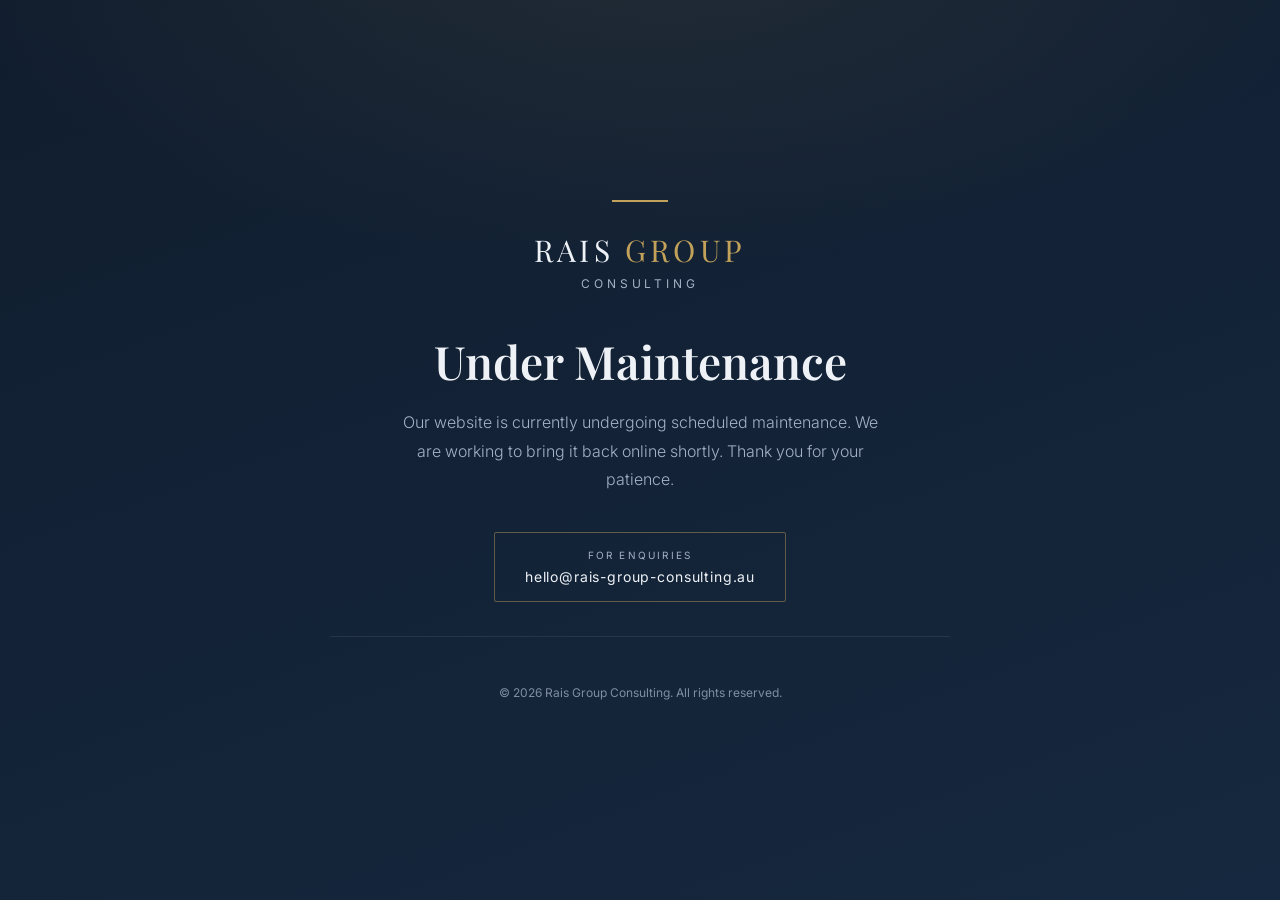
<file: index.html>
<!DOCTYPE html>
<html lang="en">
<head>
<meta charset="utf-8">
<meta name="viewport" content="width=device-width, initial-scale=1">
<title>Under Maintenance | Rais Group Consulting</title>
<meta name="robots" content="noindex, nofollow">
<link rel="preconnect" href="https://fonts.googleapis.com">
<link rel="preconnect" href="https://fonts.gstatic.com" crossorigin>
<link href="https://fonts.googleapis.com/css2?family=Playfair+Display:wght@600;700&family=Inter:wght@300;400;500&display=swap" rel="stylesheet">
<style>
  :root{
    --navy:#101d2e;
    --navy-2:#16283f;
    --gold:#c2a25a;
    --text:#eef2f7;
    --muted:#a3b1c4;
  }
  *{box-sizing:border-box;margin:0;padding:0}
  html,body{height:100%}
  body{
    background:
      radial-gradient(1200px 600px at 50% -10%, rgba(194,162,90,.10), transparent 60%),
      linear-gradient(160deg, var(--navy) 0%, var(--navy-2) 100%);
    color:var(--text);
    font-family:'Inter',-apple-system,BlinkMacSystemFont,'Segoe UI',sans-serif;
    display:flex;align-items:center;justify-content:center;
    min-height:100vh;padding:32px 20px;text-align:center;
    -webkit-font-smoothing:antialiased;
  }
  .card{max-width:620px;width:100%}
  .rule{width:56px;height:2px;background:var(--gold);margin:0 auto 28px}
  .brand{
    font-family:'Playfair Display',Georgia,serif;
    font-size:clamp(22px,4vw,30px);
    letter-spacing:.14em;text-transform:uppercase;
    color:var(--text);margin-bottom:6px;
  }
  .brand span{color:var(--gold)}
  .sub{
    font-size:12px;letter-spacing:.32em;text-transform:uppercase;
    color:var(--muted);margin-bottom:44px;
  }
  h1{
    font-family:'Playfair Display',Georgia,serif;
    font-size:clamp(30px,6vw,46px);
    font-weight:600;line-height:1.15;margin-bottom:20px;
  }
  p.lead{
    color:var(--muted);font-size:16px;line-height:1.8;font-weight:300;
    max-width:480px;margin:0 auto 38px;
  }
  .contact{
    display:inline-block;border:1px solid rgba(194,162,90,.45);
    border-radius:2px;padding:16px 30px;font-size:14px;letter-spacing:.06em;
    color:var(--text);text-decoration:none;transition:.25s ease;
  }
  .contact:hover{background:rgba(194,162,90,.10);border-color:var(--gold)}
  .contact small{display:block;color:var(--muted);letter-spacing:.22em;text-transform:uppercase;font-size:10px;margin-bottom:7px}
  .foot{margin-top:48px;font-size:12px;color:var(--muted);opacity:.75}
  .footer-rule{width:100%;height:1px;background:rgba(255,255,255,.08);margin:34px 0 18px}
</style>
</head>
<body>
  <main class="card">
    <div class="rule"></div>
    <div class="brand">Rais <span>Group</span></div>
    <div class="sub">Consulting</div>

    <h1>Under Maintenance</h1>
    <p class="lead">
      Our website is currently undergoing scheduled maintenance.
      We are working to bring it back online shortly.
      Thank you for your patience.
    </p>

    <a class="contact" href="mailto:hello@rais-group-consulting.au">
      <small>For enquiries</small>
      hello@rais-group-consulting.au
    </a>

    <div class="footer-rule"></div>
    <div class="foot">&copy; <span id="yr"></span> Rais Group Consulting. All rights reserved.</div>
  </main>
  <script>document.getElementById('yr').textContent=new Date().getFullYear();</script>
</body>
</html>
</file>
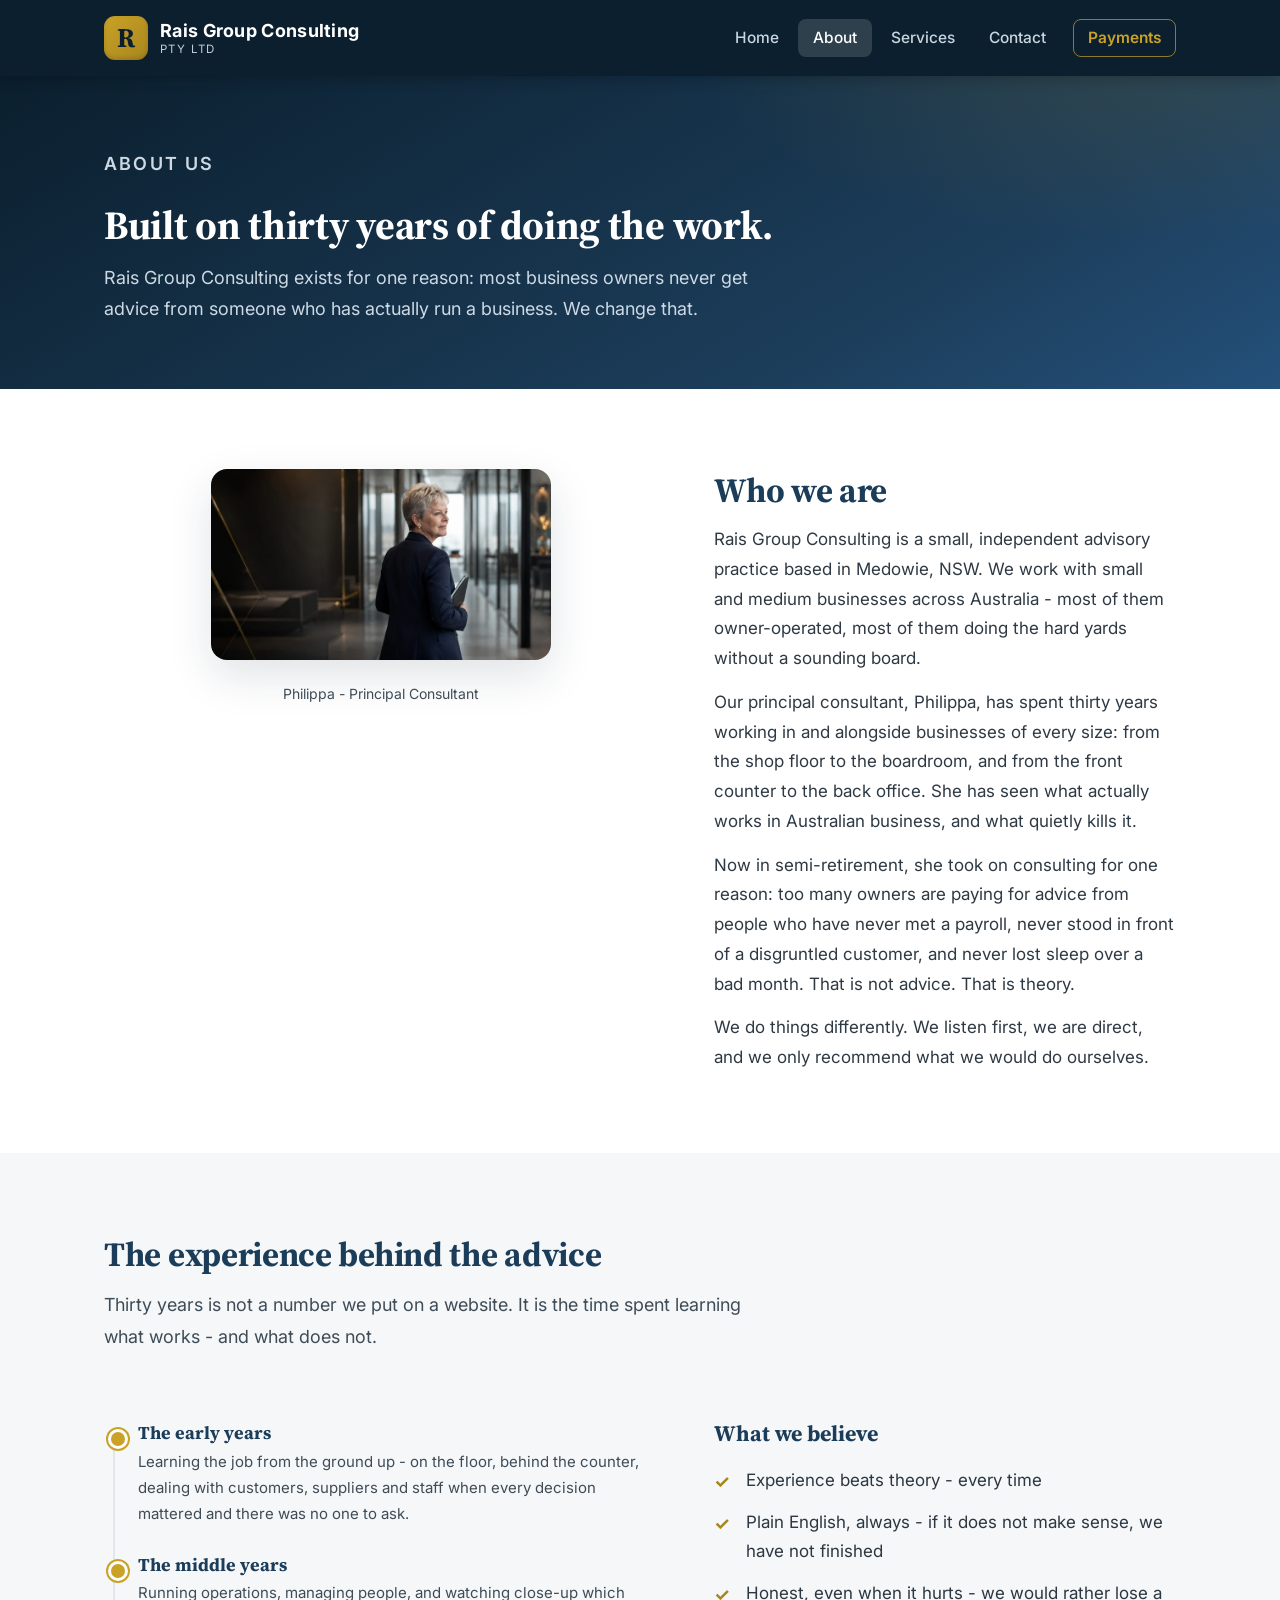
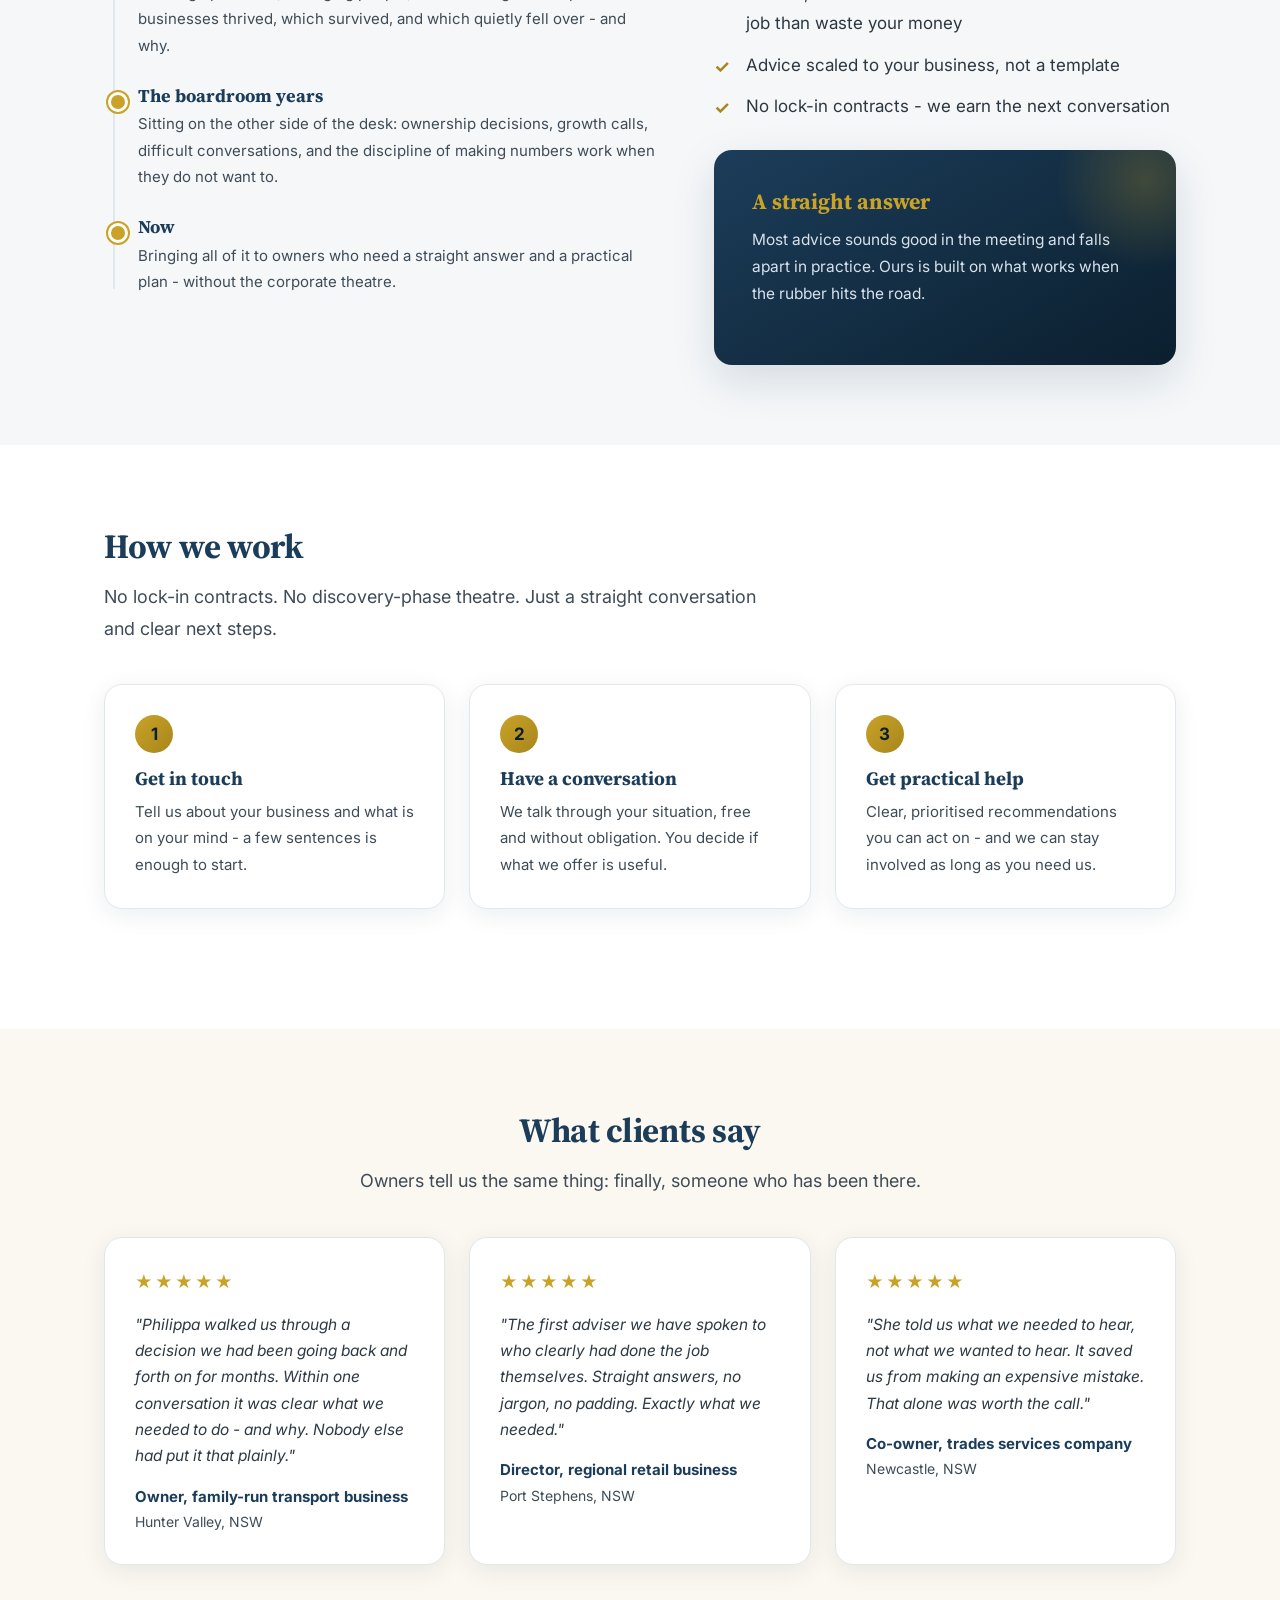
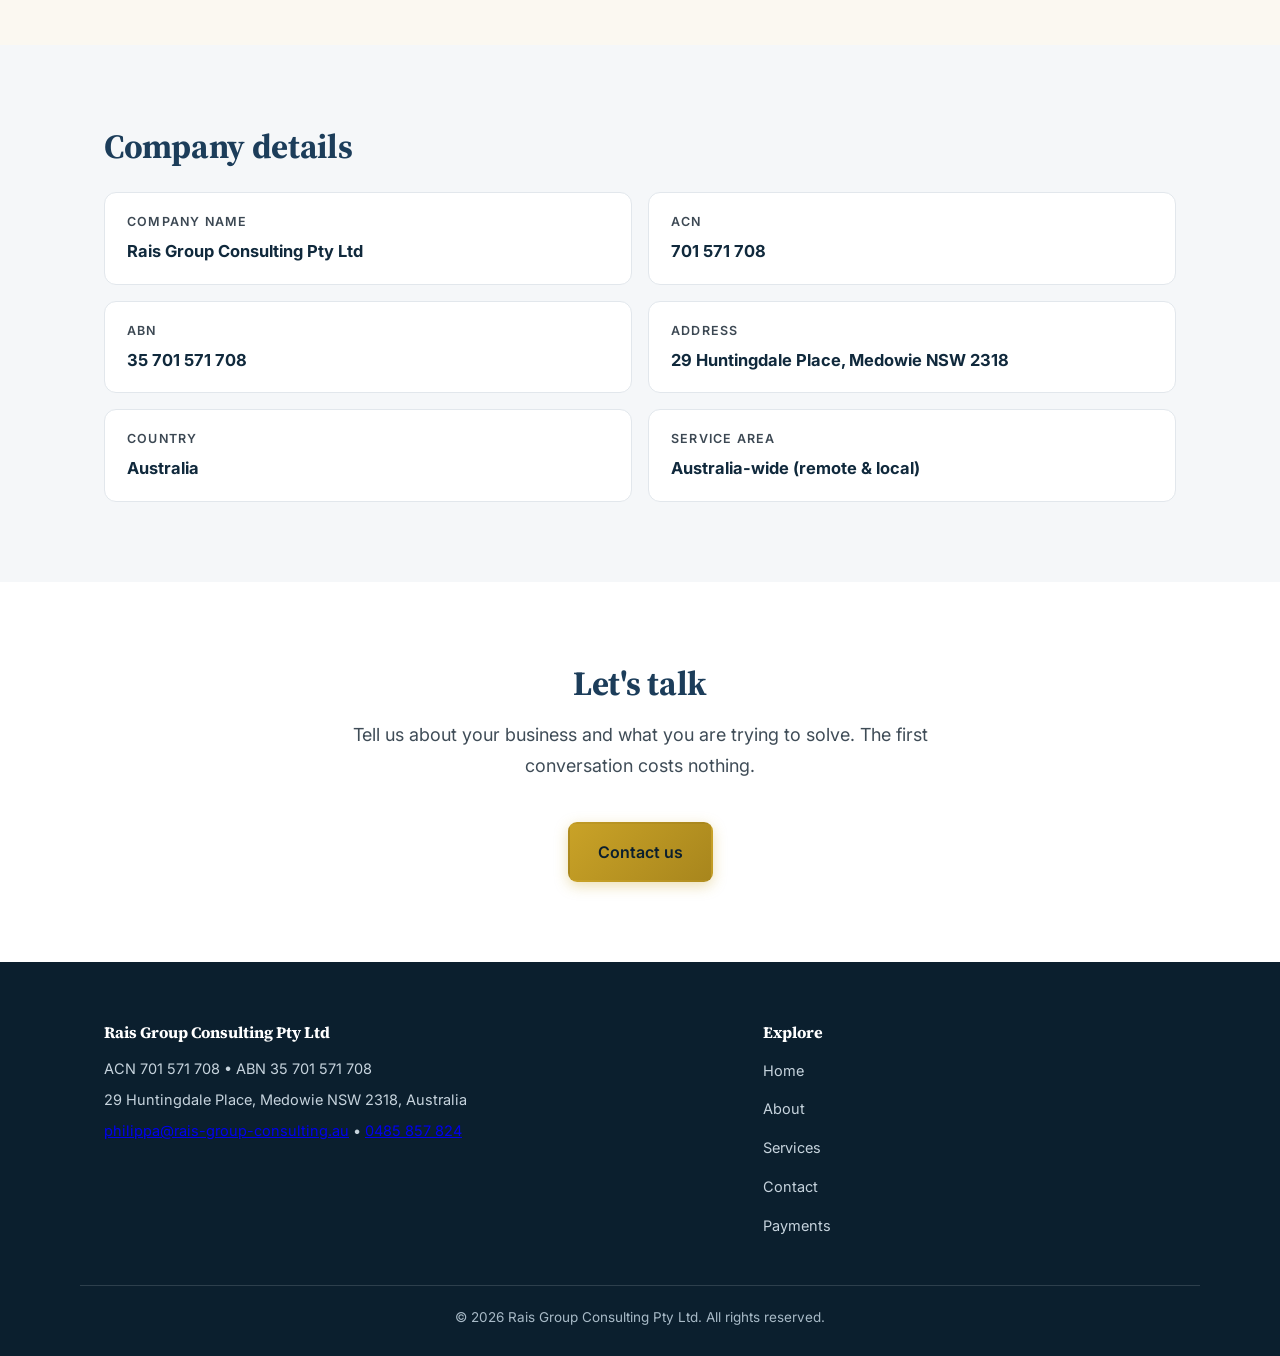
<file: about.html>
<!DOCTYPE html>
<html lang="en-AU">
<head>
<meta charset="UTF-8">
<meta name="viewport" content="width=device-width, initial-scale=1.0">
<title>About - Rais Group Consulting</title>
<meta name="description" content="Rais Group Consulting Pty Ltd - practical business advisory from someone who has run real businesses. Based in Medowie, NSW. ABN 35 701 571 708.">
<link rel="preconnect" href="https://fonts.googleapis.com">
<link rel="preconnect" href="https://fonts.gstatic.com" crossorigin>
<link href="https://fonts.googleapis.com/css2?family=Inter:wght@400;500;600;700&family=Source+Serif+4:opsz,wght@8..60,600;8..60,700&display=swap" rel="stylesheet">
<link rel="stylesheet" href="css/styles.css">
<link rel="icon" href="data:image/svg+xml,<svg xmlns='http://www.w3.org/2000/svg' viewBox='0 0 100 100'><rect width='100' height='100' rx='16' fill='%23102c3e'/><text x='50' y='68' font-size='52' text-anchor='middle' fill='%23c9a227' font-family='Georgia,serif' font-weight='bold'>R</text></svg>">
</head>
<body>
<header class="site-header">
  <div class="container header-inner">
    <a href="index.html" class="brand">
      <span class="brand-mark">R</span>
      <span class="brand-text">
        <strong>Rais Group Consulting</strong>
        <small>Pty Ltd</small>
      </span>
    </a>
    <nav class="main-nav" aria-label="Main navigation">
      <a href="index.html">Home</a>
      <a href="about.html" class="active">About</a>
      <a href="services.html">Services</a>
      <a href="contact.html">Contact</a>
      <a href="payments.html" class="nav-cta">Payments</a>
    </nav>
  </div>
</header>

<main>
  <section class="page-hero">
    <div class="container">
      <p class="eyebrow">About us</p>
      <h1>Built on thirty years of doing the work.</h1>
      <p>Rais Group Consulting exists for one reason: most business owners never get advice from someone who has actually run a business. We change that.</p>
    </div>
  </section>

  <section class="section">
    <div class="container split">
      <div class="about-image">
        <img src="assets/philippa-hallway.jpg" alt="Philippa, Principal Consultant at Rais Group Consulting">
        <p class="hero-caption">Philippa - Principal Consultant</p>
      </div>
      <div>
        <h2 class="section-title">Who we are</h2>
        <p>Rais Group Consulting is a small, independent advisory practice based in Medowie, NSW. We work with small and medium businesses across Australia - most of them owner-operated, most of them doing the hard yards without a sounding board.</p>
        <p>Our principal consultant, Philippa, has spent thirty years working in and alongside businesses of every size: from the shop floor to the boardroom, and from the front counter to the back office. She has seen what actually works in Australian business, and what quietly kills it.</p>
        <p>Now in semi-retirement, she took on consulting for one reason: too many owners are paying for advice from people who have never met a payroll, never stood in front of a disgruntled customer, and never lost sleep over a bad month. That is not advice. That is theory.</p>
        <p>We do things differently. We listen first, we are direct, and we only recommend what we would do ourselves.</p>
      </div>
    </div>
  </section>

  <section class="section section-alt">
    <div class="container">
      <h2 class="section-title">The experience behind the advice</h2>
      <p class="section-lead">Thirty years is not a number we put on a website. It is the time spent learning what works - and what does not.</p>
      <div class="split">
        <div>
          <div class="timeline">
            <div class="timeline-item">
              <h4>The early years</h4>
              <p>Learning the job from the ground up - on the floor, behind the counter, dealing with customers, suppliers and staff when every decision mattered and there was no one to ask.</p>
            </div>
            <div class="timeline-item">
              <h4>The middle years</h4>
              <p>Running operations, managing people, and watching close-up which businesses thrived, which survived, and which quietly fell over - and why.</p>
            </div>
            <div class="timeline-item">
              <h4>The boardroom years</h4>
              <p>Sitting on the other side of the desk: ownership decisions, growth calls, difficult conversations, and the discipline of making numbers work when they do not want to.</p>
            </div>
            <div class="timeline-item">
              <h4>Now</h4>
              <p>Bringing all of it to owners who need a straight answer and a practical plan - without the corporate theatre.</p>
            </div>
          </div>
        </div>
        <div>
          <h3 class="sub-heading">What we believe</h3>
          <ul class="tick-list">
            <li>Experience beats theory - every time</li>
            <li>Plain English, always - if it does not make sense, we have not finished</li>
            <li>Honest, even when it hurts - we would rather lose a job than waste your money</li>
            <li>Advice scaled to your business, not a template</li>
            <li>No lock-in contracts - we earn the next conversation</li>
          </ul>
          <div class="highlight-box">
            <h3>A straight answer</h3>
            <p>Most advice sounds good in the meeting and falls apart in practice. Ours is built on what works when the rubber hits the road.</p>
          </div>
        </div>
      </div>
    </div>
  </section>

  <section class="section">
    <div class="container">
      <h2 class="section-title">How we work</h2>
      <p class="section-lead">No lock-in contracts. No discovery-phase theatre. Just a straight conversation and clear next steps.</p>
      <div class="steps">
        <div class="step">
          <span class="step-num">1</span>
          <h3>Get in touch</h3>
          <p>Tell us about your business and what is on your mind - a few sentences is enough to start.</p>
        </div>
        <div class="step">
          <span class="step-num">2</span>
          <h3>Have a conversation</h3>
          <p>We talk through your situation, free and without obligation. You decide if what we offer is useful.</p>
        </div>
        <div class="step">
          <span class="step-num">3</span>
          <h3>Get practical help</h3>
          <p>Clear, prioritised recommendations you can act on - and we can stay involved as long as you need us.</p>
        </div>
      </div>
    </div>
  </section>

  <section class="section section-warm">
    <div class="container">
      <h2 class="section-title center">What clients say</h2>
      <p class="section-lead center" style="margin-left:auto;margin-right:auto;">Owners tell us the same thing: finally, someone who has been there.</p>
      <div class="testimonials">
        <div class="testimonial">
          <div class="stars">&#9733;&#9733;&#9733;&#9733;&#9733;</div>
          <blockquote>"Philippa walked us through a decision we had been going back and forth on for months. Within one conversation it was clear what we needed to do - and why. Nobody else had put it that plainly."</blockquote>
          <div class="who"><strong>Owner, family-run transport business</strong>Hunter Valley, NSW</div>
        </div>
        <div class="testimonial">
          <div class="stars">&#9733;&#9733;&#9733;&#9733;&#9733;</div>
          <blockquote>"The first adviser we have spoken to who clearly had done the job themselves. Straight answers, no jargon, no padding. Exactly what we needed."</blockquote>
          <div class="who"><strong>Director, regional retail business</strong>Port Stephens, NSW</div>
        </div>
        <div class="testimonial">
          <div class="stars">&#9733;&#9733;&#9733;&#9733;&#9733;</div>
          <blockquote>"She told us what we needed to hear, not what we wanted to hear. It saved us from making an expensive mistake. That alone was worth the call."</blockquote>
          <div class="who"><strong>Co-owner, trades services company</strong>Newcastle, NSW</div>
        </div>
      </div>
    </div>
  </section>

  <section class="section section-alt">
    <div class="container">
      <h2 class="section-title">Company details</h2>
      <div class="details-grid">
        <div class="detail-item"><span>Company name</span><strong>Rais Group Consulting Pty Ltd</strong></div>
        <div class="detail-item"><span>ACN</span><strong>701 571 708</strong></div>
        <div class="detail-item"><span>ABN</span><strong>35 701 571 708</strong></div>
        <div class="detail-item"><span>Address</span><strong>29 Huntingdale Place, Medowie NSW 2318</strong></div>
        <div class="detail-item"><span>Country</span><strong>Australia</strong></div>
        <div class="detail-item"><span>Service area</span><strong>Australia-wide (remote &amp; local)</strong></div>
      </div>
    </div>
  </section>

  <section class="section">
    <div class="container center">
      <h2 class="section-title">Let's talk</h2>
      <p class="section-lead" style="margin-left:auto;margin-right:auto;">Tell us about your business and what you are trying to solve. The first conversation costs nothing.</p>
      <a href="contact.html" class="btn btn-primary">Contact us</a>
    </div>
  </section>
</main>

<footer class="site-footer">
  <div class="container footer-grid">
    <div>
      <h4>Rais Group Consulting Pty Ltd</h4>
      <p>ACN 701 571 708 &bull; ABN 35 701 571 708</p>
      <p>29 Huntingdale Place, Medowie NSW 2318, Australia</p>
      <p><a href="mailto:philippa@rais-group-consulting.au">philippa@rais-group-consulting.au</a> &bull; <a href="tel:+61485857824">0485 857 824</a></p>
    </div>
    <div>
      <h4>Explore</h4>
      <ul class="footer-links">
        <li><a href="index.html">Home</a></li>
        <li><a href="about.html">About</a></li>
        <li><a href="services.html">Services</a></li>
        <li><a href="contact.html">Contact</a></li>
        <li><a href="payments.html">Payments</a></li>
      </ul>
    </div>
  </div>
  <div class="container footer-bottom">
    <p>&copy; <span id="year"></span> Rais Group Consulting Pty Ltd. All rights reserved.</p>
  </div>
</footer>
<script>document.getElementById('year').textContent = new Date().getFullYear();</script>
</body>
</html>
</file>
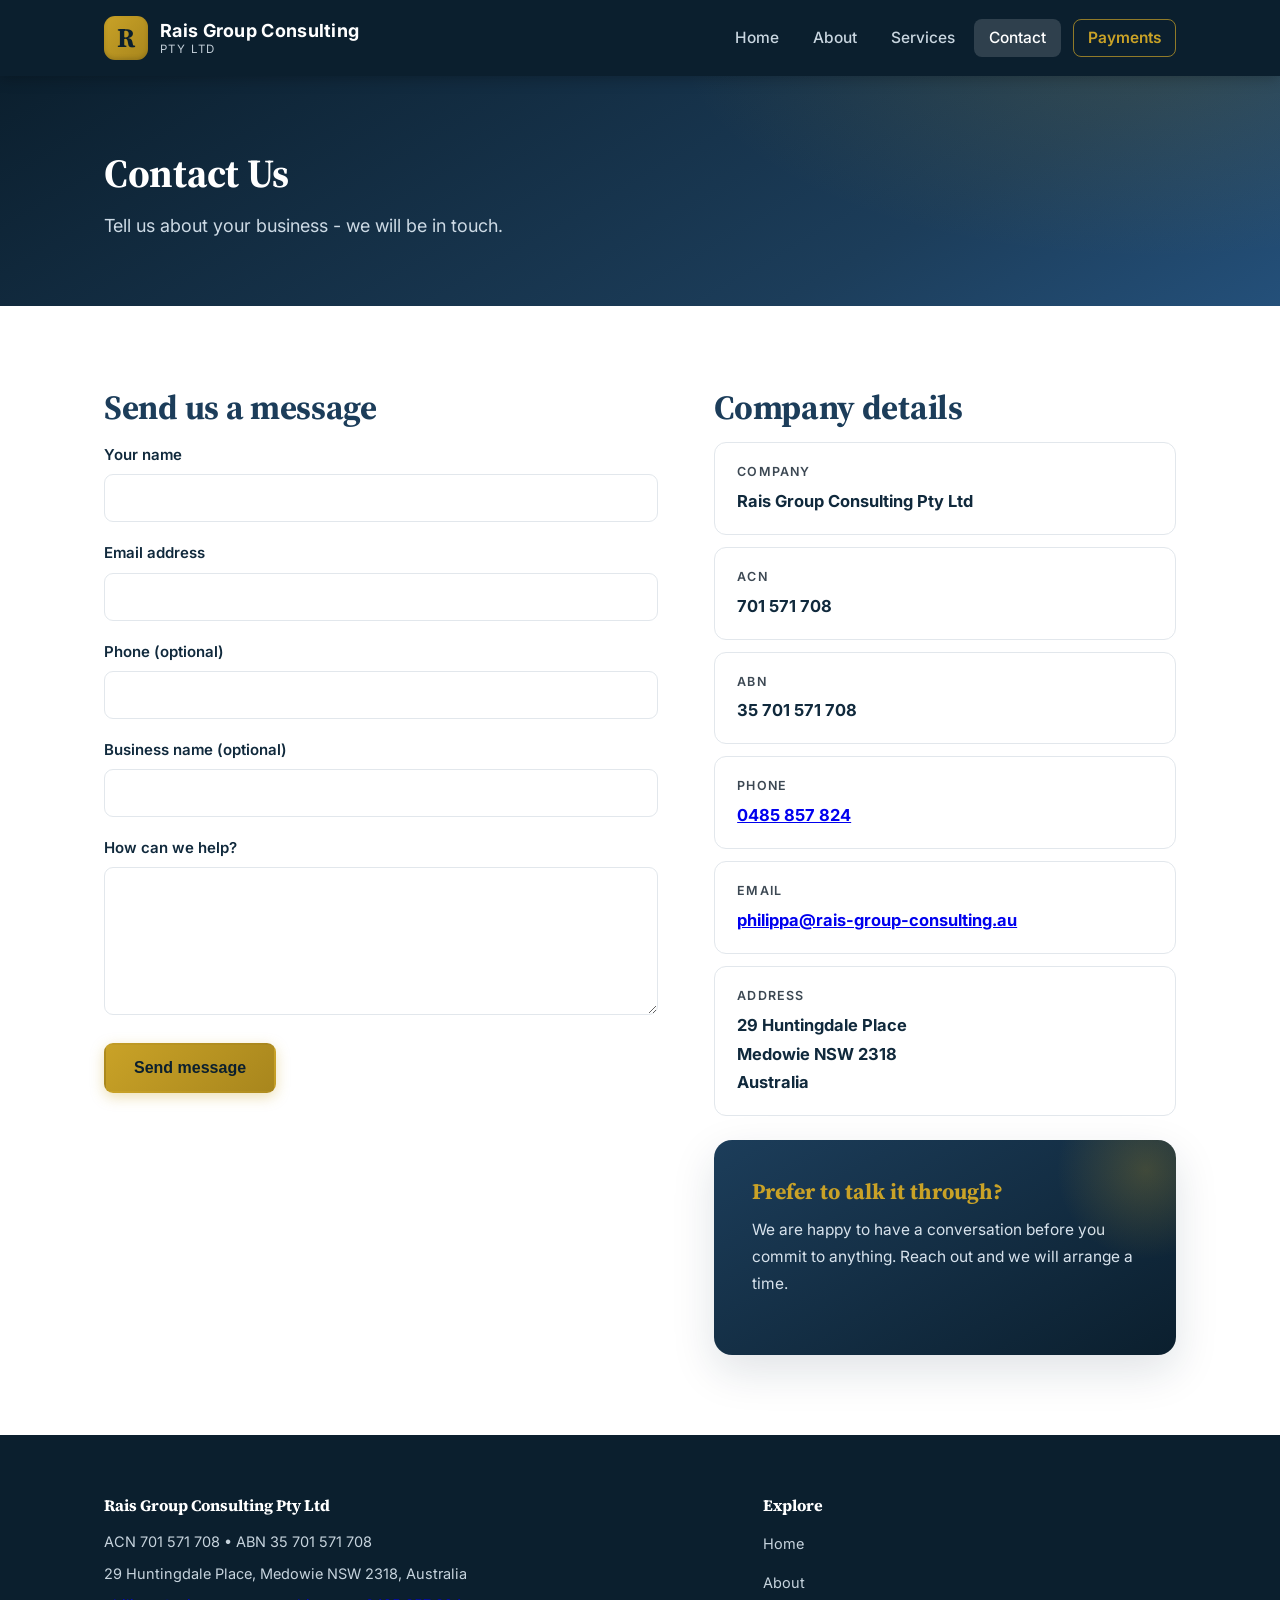
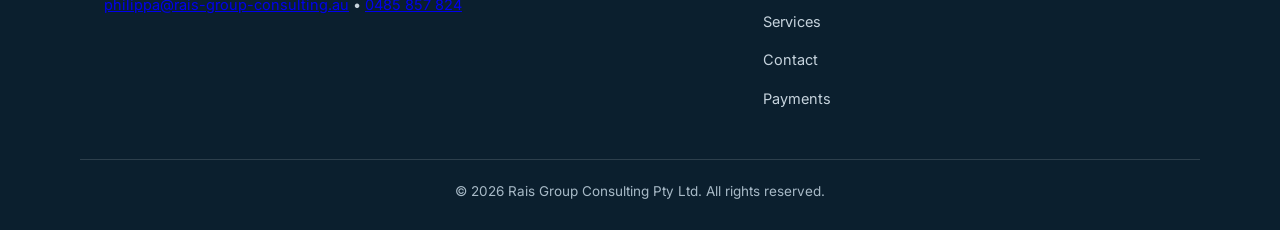
<file: contact.html>
<!DOCTYPE html>
<html lang="en-AU">
<head>
<meta charset="UTF-8">
<meta name="viewport" content="width=device-width, initial-scale=1.0">
<title>Contact - Rais Group Consulting</title>
<meta name="description" content="Contact Rais Group Consulting Pty Ltd - get in touch about business advisory, planning and consulting services.">
<link rel="preconnect" href="https://fonts.googleapis.com">
<link rel="preconnect" href="https://fonts.gstatic.com" crossorigin>
<link href="https://fonts.googleapis.com/css2?family=Inter:wght@400;500;600;700&family=Source+Serif+4:opsz,wght@8..60,600;8..60,700&display=swap" rel="stylesheet">
<link rel="stylesheet" href="css/styles.css">
<link rel="icon" href="data:image/svg+xml,<svg xmlns='http://www.w3.org/2000/svg' viewBox='0 0 100 100'><rect width='100' height='100' rx='16' fill='%231c3d5a'/><text x='50' y='68' font-size='52' text-anchor='middle' fill='%23c9a227' font-family='Georgia,serif' font-weight='bold'>R</text></svg>">
</head>
<body>
<header class="site-header">
  <div class="container header-inner">
    <a href="index.html" class="brand">
      <span class="brand-mark">R</span>
      <span class="brand-text">
        <strong>Rais Group Consulting</strong>
        <small>Pty Ltd</small>
      </span>
    </a>
    <nav class="main-nav" aria-label="Main navigation">
      <a href="index.html">Home</a>
      <a href="about.html">About</a>
      <a href="services.html">Services</a>
      <a href="contact.html" class="active">Contact</a>
      <a href="payments.html" class="nav-cta">Payments</a>
    </nav>
  </div>
</header>

<main>
  <section class="page-hero">
    <div class="container">
      <h1>Contact Us</h1>
      <p>Tell us about your business - we will be in touch.</p>
    </div>
  </section>

  <section class="section">
    <div class="container split">
      <div>
        <h2 class="section-title">Send us a message</h2>
        <form name="contact" method="POST" data-netlify="true" netlify-honeypot="bot-field" class="contact-form">
          <p class="hidden"><label>Don't fill this out if you're human: <input name="bot-field"></label></p>
          <div class="form-group">
            <label for="name">Your name</label>
            <input type="text" id="name" name="name" required autocomplete="name">
          </div>
          <div class="form-group">
            <label for="email">Email address</label>
            <input type="email" id="email" name="email" required autocomplete="email">
          </div>
          <div class="form-group">
            <label for="phone">Phone (optional)</label>
            <input type="tel" id="phone" name="phone" autocomplete="tel">
          </div>
          <div class="form-group">
            <label for="business">Business name (optional)</label>
            <input type="text" id="business" name="business">
          </div>
          <div class="form-group">
            <label for="message">How can we help?</label>
            <textarea id="message" name="message" rows="6" required></textarea>
          </div>
          <button type="submit" class="btn btn-primary">Send message</button>
        </form>
      </div>
      <div>
        <h2 class="section-title">Company details</h2>
        <div class="details-stack">
          <div class="detail-item"><span>Company</span><strong>Rais Group Consulting Pty Ltd</strong></div>
          <div class="detail-item"><span>ACN</span><strong>701 571 708</strong></div>
          <div class="detail-item"><span>ABN</span><strong>35 701 571 708</strong></div>
          <div class="detail-item"><span>Phone</span><strong><a href="tel:+61485857824">0485 857 824</a></strong></div>
          <div class="detail-item"><span>Email</span><strong><a href="mailto:philippa@rais-group-consulting.au">philippa@rais-group-consulting.au</a></strong></div>
          <div class="detail-item"><span>Address</span><strong>29 Huntingdale Place<br>Medowie NSW 2318<br>Australia</strong></div>
        </div>
        <div class="highlight-box">
          <h3>Prefer to talk it through?</h3>
          <p>We are happy to have a conversation before you commit to anything. Reach out and we will arrange a time.</p>
        </div>
      </div>
    </div>
  </section>
</main>

<footer class="site-footer">
  <div class="container footer-grid">
    <div>
      <h4>Rais Group Consulting Pty Ltd</h4>
      <p>ACN 701 571 708 &bull; ABN 35 701 571 708</p>
      <p>29 Huntingdale Place, Medowie NSW 2318, Australia</p>
      <p><a href="mailto:philippa@rais-group-consulting.au">philippa@rais-group-consulting.au</a> &bull; <a href="tel:+61485857824">0485 857 824</a></p>
    </div>
    <div>
      <h4>Explore</h4>
      <ul class="footer-links">
        <li><a href="index.html">Home</a></li>
        <li><a href="about.html">About</a></li>
        <li><a href="services.html">Services</a></li>
        <li><a href="contact.html">Contact</a></li>
        <li><a href="payments.html">Payments</a></li>
      </ul>
    </div>
  </div>
  <div class="container footer-bottom">
    <p>&copy; <span id="year"></span> Rais Group Consulting Pty Ltd. All rights reserved.</p>
  </div>
</footer>
<script>document.getElementById('year').textContent = new Date().getFullYear();</script>
</body>
</html>
</file>
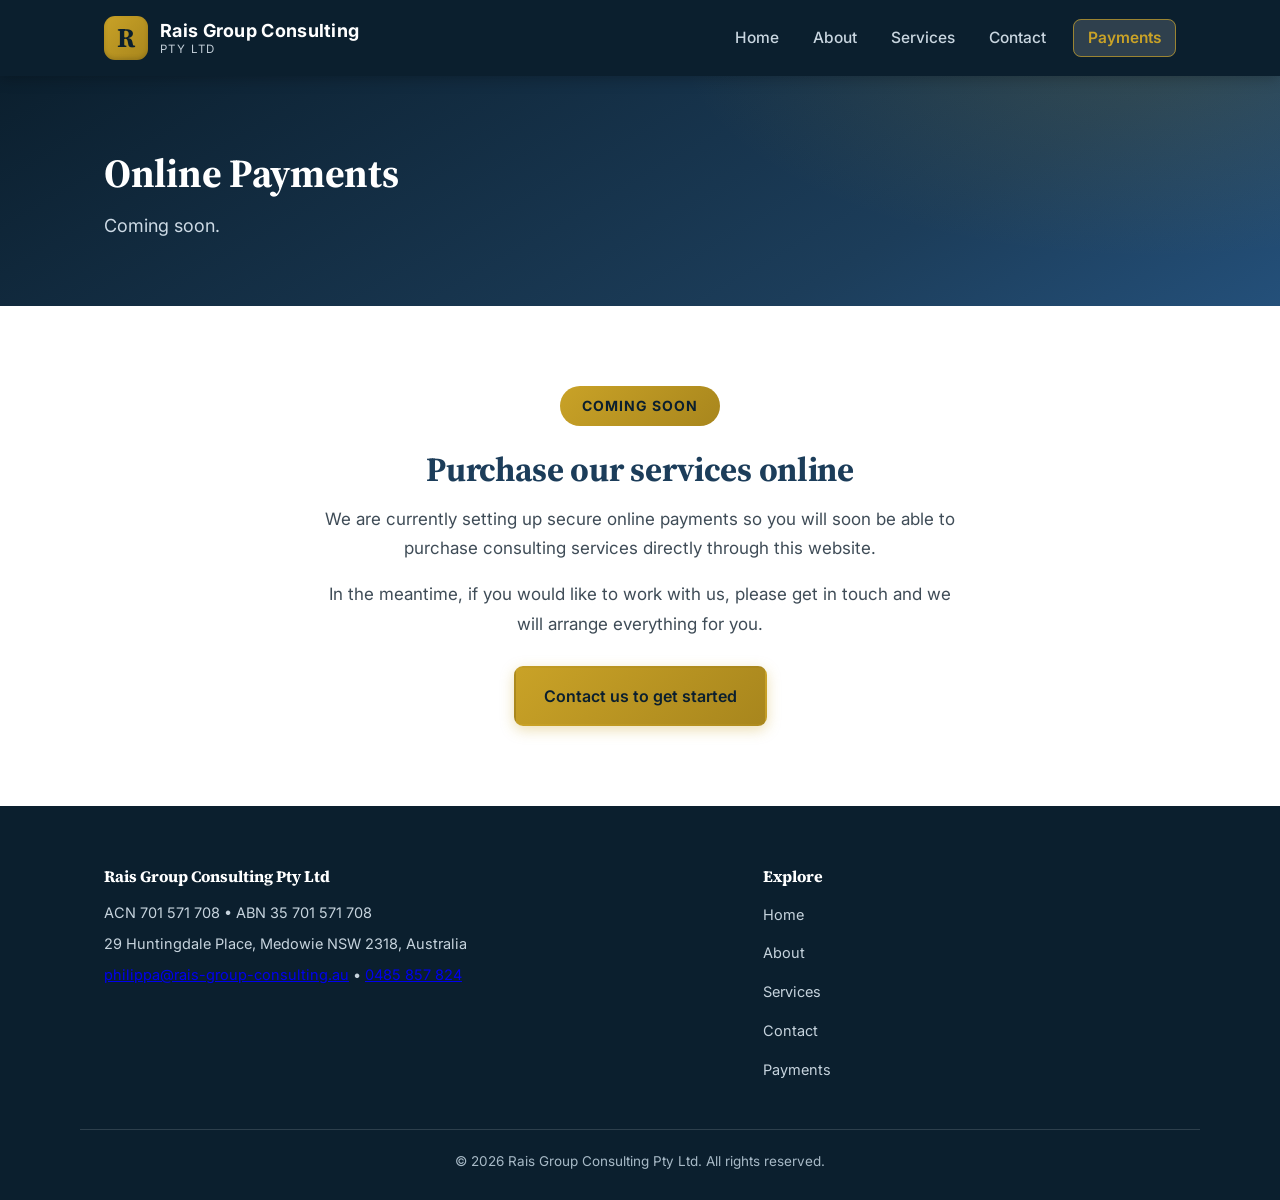
<file: payments.html>
<!DOCTYPE html>
<html lang="en-AU">
<head>
<meta charset="UTF-8">
<meta name="viewport" content="width=device-width, initial-scale=1.0">
<title>Payments - Rais Group Consulting</title>
<meta name="description" content="Online payments for Rais Group Consulting services - coming soon.">
<link rel="preconnect" href="https://fonts.googleapis.com">
<link rel="preconnect" href="https://fonts.gstatic.com" crossorigin>
<link href="https://fonts.googleapis.com/css2?family=Inter:wght@400;500;600;700&family=Source+Serif+4:opsz,wght@8..60,600;8..60,700&display=swap" rel="stylesheet">
<link rel="stylesheet" href="css/styles.css">
<link rel="icon" href="data:image/svg+xml,<svg xmlns='http://www.w3.org/2000/svg' viewBox='0 0 100 100'><rect width='100' height='100' rx='16' fill='%231c3d5a'/><text x='50' y='68' font-size='52' text-anchor='middle' fill='%23c9a227' font-family='Georgia,serif' font-weight='bold'>R</text></svg>">
</head>
<body>
<header class="site-header">
  <div class="container header-inner">
    <a href="index.html" class="brand">
      <span class="brand-mark">R</span>
      <span class="brand-text">
        <strong>Rais Group Consulting</strong>
        <small>Pty Ltd</small>
      </span>
    </a>
    <nav class="main-nav" aria-label="Main navigation">
      <a href="index.html">Home</a>
      <a href="about.html">About</a>
      <a href="services.html">Services</a>
      <a href="contact.html">Contact</a>
      <a href="payments.html" class="active nav-cta">Payments</a>
    </nav>
  </div>
</header>

<main>
  <section class="page-hero">
    <div class="container">
      <h1>Online Payments</h1>
      <p>Coming soon.</p>
    </div>
  </section>

  <section class="section">
    <div class="container center">
      <div class="coming-soon">
        <div class="coming-soon-badge">Coming soon</div>
        <h2 class="section-title">Purchase our services online</h2>
        <p>We are currently setting up secure online payments so you will soon be able to purchase consulting services directly through this website.</p>
        <p>In the meantime, if you would like to work with us, please get in touch and we will arrange everything for you.</p>
        <a href="contact.html" class="btn btn-primary">Contact us to get started</a>
      </div>
    </div>
  </section>
</main>

<footer class="site-footer">
  <div class="container footer-grid">
    <div>
      <h4>Rais Group Consulting Pty Ltd</h4>
      <p>ACN 701 571 708 &bull; ABN 35 701 571 708</p>
      <p>29 Huntingdale Place, Medowie NSW 2318, Australia</p>
      <p><a href="mailto:philippa@rais-group-consulting.au">philippa@rais-group-consulting.au</a> &bull; <a href="tel:+61485857824">0485 857 824</a></p>
    </div>
    <div>
      <h4>Explore</h4>
      <ul class="footer-links">
        <li><a href="index.html">Home</a></li>
        <li><a href="about.html">About</a></li>
        <li><a href="services.html">Services</a></li>
        <li><a href="contact.html">Contact</a></li>
        <li><a href="payments.html">Payments</a></li>
      </ul>
    </div>
  </div>
  <div class="container footer-bottom">
    <p>&copy; <span id="year"></span> Rais Group Consulting Pty Ltd. All rights reserved.</p>
  </div>
</footer>
<script>document.getElementById('year').textContent = new Date().getFullYear();</script>
</body>
</html>
</file>
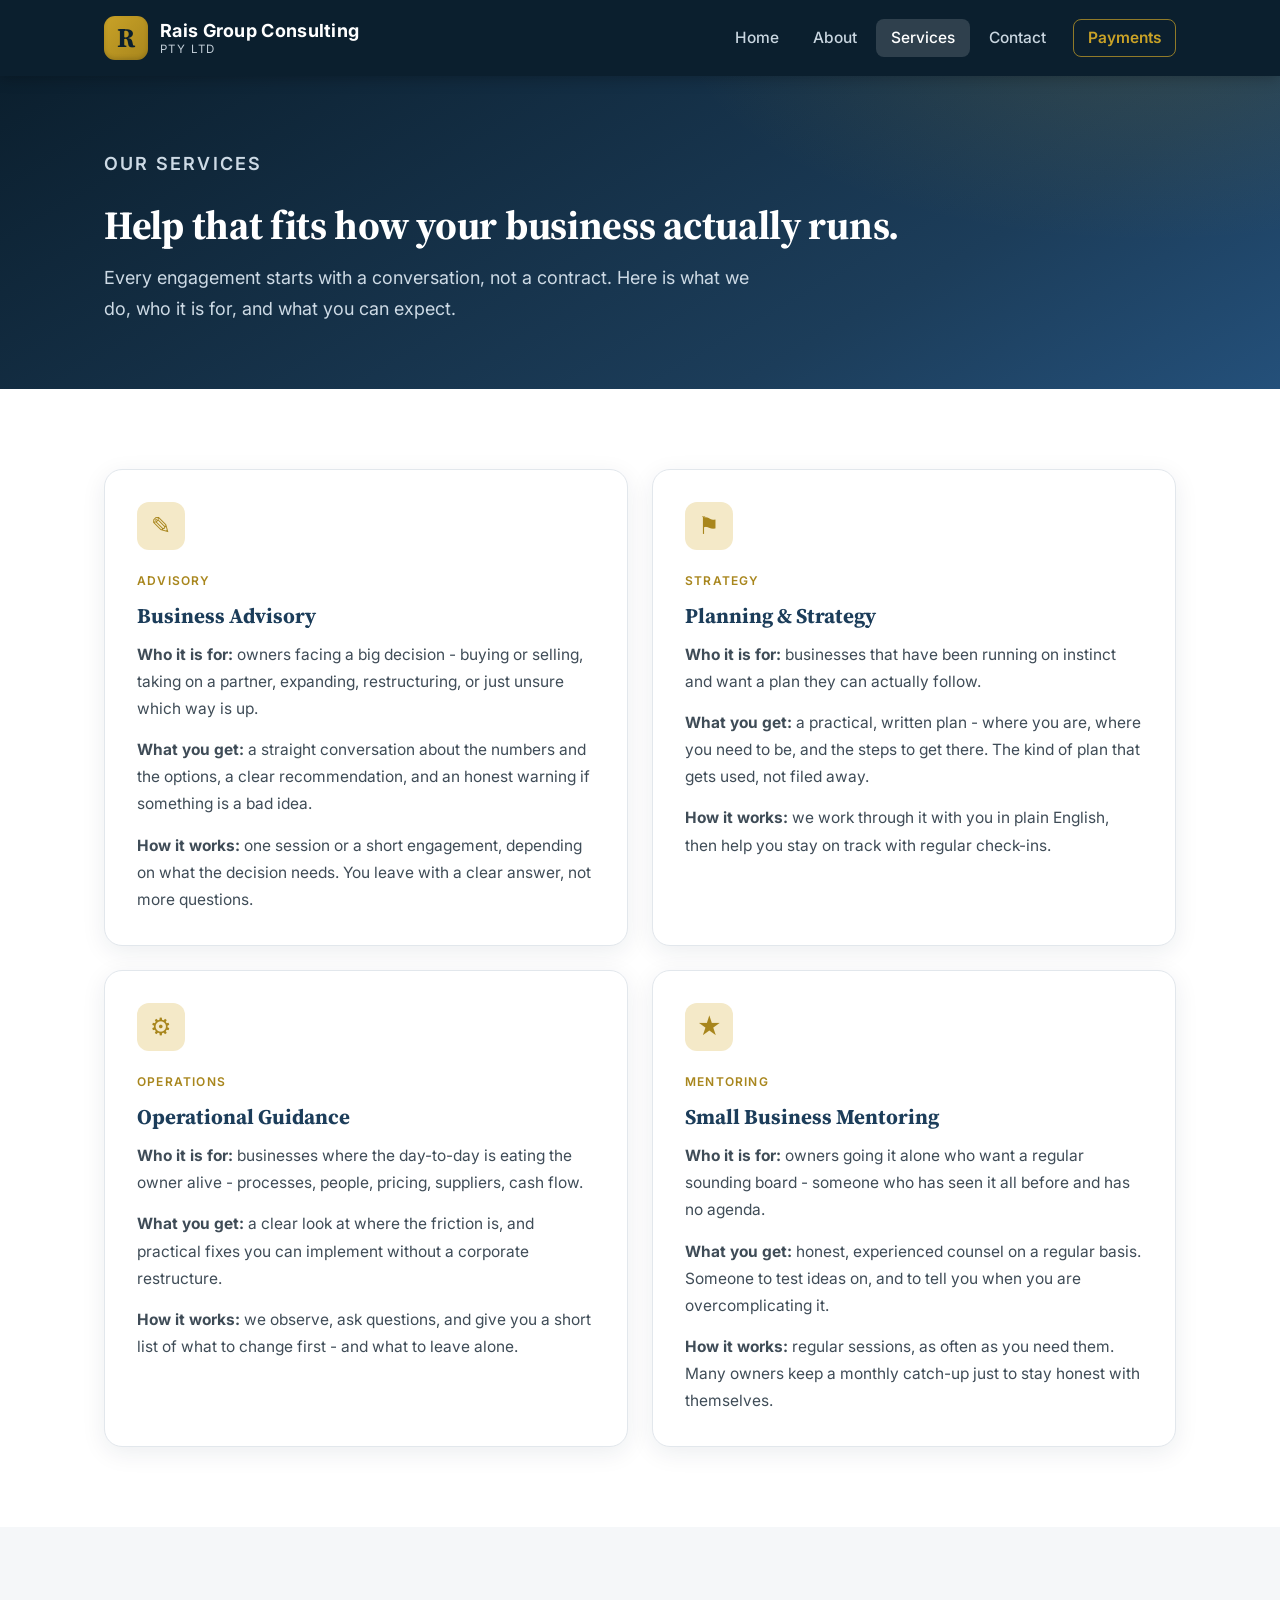
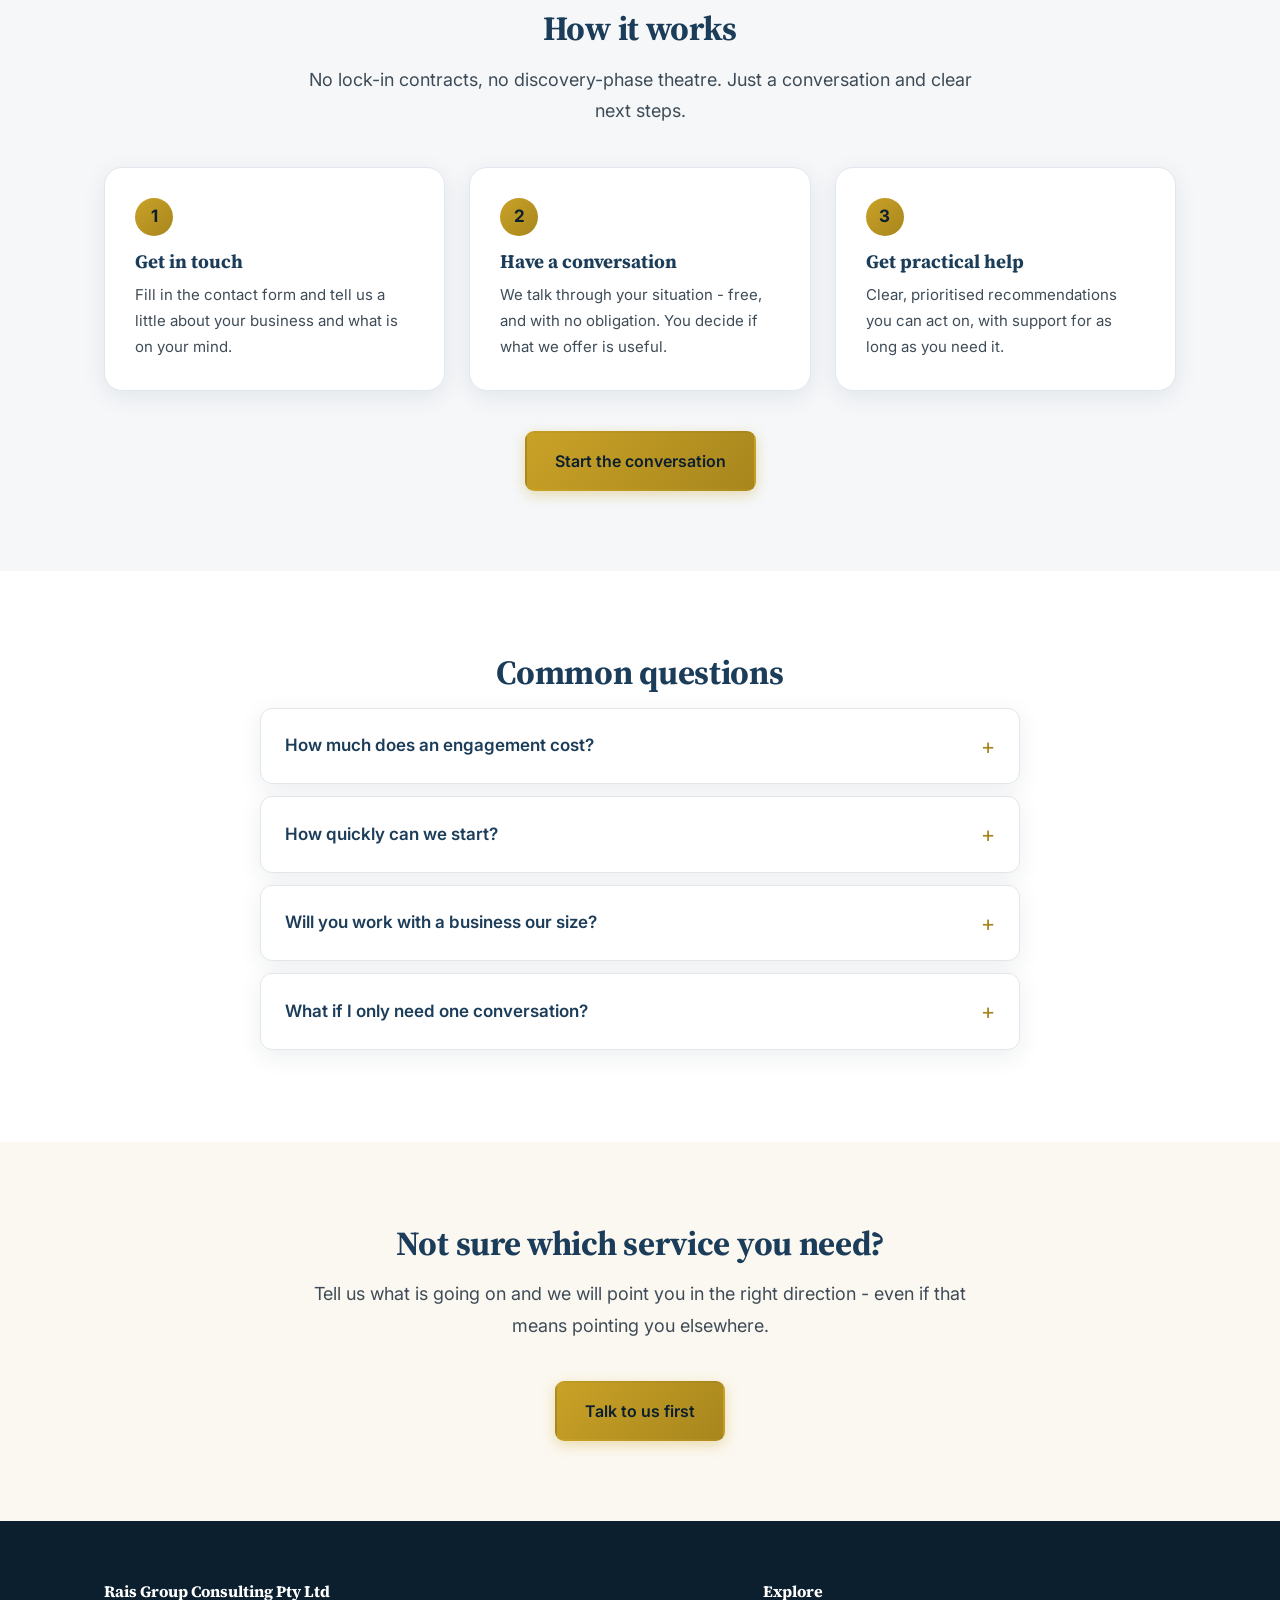
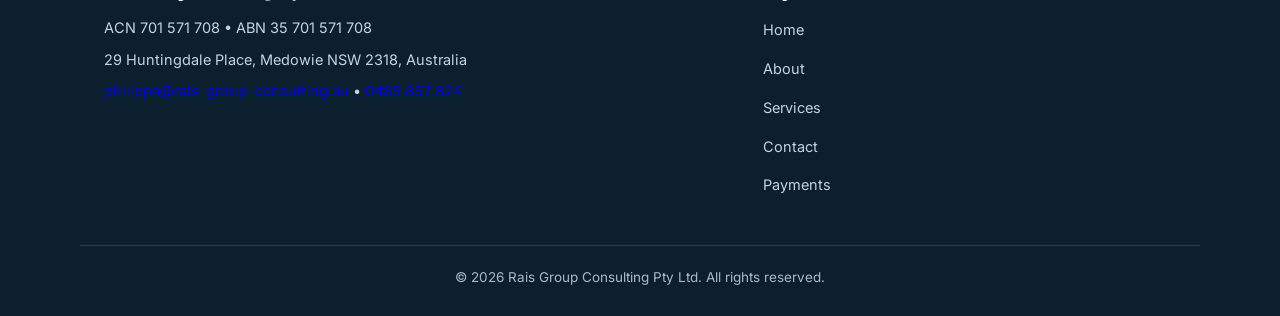
<file: services.html>
<!DOCTYPE html>
<html lang="en-AU">
<head>
<meta charset="UTF-8">
<meta name="viewport" content="width=device-width, initial-scale=1.0">
<title>Services - Rais Group Consulting</title>
<meta name="description" content="Business advisory, planning, operational guidance and mentoring from Rais Group Consulting - practical help for Australian small and medium businesses.">
<link rel="preconnect" href="https://fonts.googleapis.com">
<link rel="preconnect" href="https://fonts.gstatic.com" crossorigin>
<link href="https://fonts.googleapis.com/css2?family=Inter:wght@400;500;600;700&family=Source+Serif+4:opsz,wght@8..60,600;8..60,700&display=swap" rel="stylesheet">
<link rel="stylesheet" href="css/styles.css">
<link rel="icon" href="data:image/svg+xml,<svg xmlns='http://www.w3.org/2000/svg' viewBox='0 0 100 100'><rect width='100' height='100' rx='16' fill='%23102c3e'/><text x='50' y='68' font-size='52' text-anchor='middle' fill='%23c9a227' font-family='Georgia,serif' font-weight='bold'>R</text></svg>">
</head>
<body>
<header class="site-header">
  <div class="container header-inner">
    <a href="index.html" class="brand">
      <span class="brand-mark">R</span>
      <span class="brand-text">
        <strong>Rais Group Consulting</strong>
        <small>Pty Ltd</small>
      </span>
    </a>
    <nav class="main-nav" aria-label="Main navigation">
      <a href="index.html">Home</a>
      <a href="about.html">About</a>
      <a href="services.html" class="active">Services</a>
      <a href="contact.html">Contact</a>
      <a href="payments.html" class="nav-cta">Payments</a>
    </nav>
  </div>
</header>

<main>
  <section class="page-hero">
    <div class="container">
      <p class="eyebrow">Our services</p>
      <h1>Help that fits how your business actually runs.</h1>
      <p>Every engagement starts with a conversation, not a contract. Here is what we do, who it is for, and what you can expect.</p>
    </div>
  </section>

  <section class="section">
    <div class="container">
      <div class="cards cards-full">
        <div class="card">
          <div class="card-icon">&#9998;</div>
          <span class="card-tag">Advisory</span>
          <h3>Business Advisory</h3>
          <p><strong>Who it is for:</strong> owners facing a big decision - buying or selling, taking on a partner, expanding, restructuring, or just unsure which way is up.</p>
          <p><strong>What you get:</strong> a straight conversation about the numbers and the options, a clear recommendation, and an honest warning if something is a bad idea.</p>
          <p><strong>How it works:</strong> one session or a short engagement, depending on what the decision needs. You leave with a clear answer, not more questions.</p>
        </div>
        <div class="card">
          <div class="card-icon">&#9873;</div>
          <span class="card-tag">Strategy</span>
          <h3>Planning &amp; Strategy</h3>
          <p><strong>Who it is for:</strong> businesses that have been running on instinct and want a plan they can actually follow.</p>
          <p><strong>What you get:</strong> a practical, written plan - where you are, where you need to be, and the steps to get there. The kind of plan that gets used, not filed away.</p>
          <p><strong>How it works:</strong> we work through it with you in plain English, then help you stay on track with regular check-ins.</p>
        </div>
        <div class="card">
          <div class="card-icon">&#9881;</div>
          <span class="card-tag">Operations</span>
          <h3>Operational Guidance</h3>
          <p><strong>Who it is for:</strong> businesses where the day-to-day is eating the owner alive - processes, people, pricing, suppliers, cash flow.</p>
          <p><strong>What you get:</strong> a clear look at where the friction is, and practical fixes you can implement without a corporate restructure.</p>
          <p><strong>How it works:</strong> we observe, ask questions, and give you a short list of what to change first - and what to leave alone.</p>
        </div>
        <div class="card">
          <div class="card-icon">&#9733;</div>
          <span class="card-tag">Mentoring</span>
          <h3>Small Business Mentoring</h3>
          <p><strong>Who it is for:</strong> owners going it alone who want a regular sounding board - someone who has seen it all before and has no agenda.</p>
          <p><strong>What you get:</strong> honest, experienced counsel on a regular basis. Someone to test ideas on, and to tell you when you are overcomplicating it.</p>
          <p><strong>How it works:</strong> regular sessions, as often as you need them. Many owners keep a monthly catch-up just to stay honest with themselves.</p>
        </div>
      </div>
    </div>
  </section>

  <section class="section section-alt">
    <div class="container center">
      <h2 class="section-title">How it works</h2>
      <p class="section-lead" style="margin-left:auto;margin-right:auto;">No lock-in contracts, no discovery-phase theatre. Just a conversation and clear next steps.</p>
      <div class="steps">
        <div class="step"><span class="step-num">1</span><h3>Get in touch</h3><p>Fill in the contact form and tell us a little about your business and what is on your mind.</p></div>
        <div class="step"><span class="step-num">2</span><h3>Have a conversation</h3><p>We talk through your situation - free, and with no obligation. You decide if what we offer is useful.</p></div>
        <div class="step"><span class="step-num">3</span><h3>Get practical help</h3><p>Clear, prioritised recommendations you can act on, with support for as long as you need it.</p></div>
      </div>
      <a href="contact.html" class="btn btn-primary">Start the conversation</a>
    </div>
  </section>

  <section class="section">
    <div class="container">
      <h2 class="section-title center">Common questions</h2>
      <div class="faq">
        <details>
          <summary>How much does an engagement cost?</summary>
          <p>A single advisory conversation is a fixed, simple fee. Longer engagements are scoped up front so you know the cost before you commit. The first conversation is always free.</p>
        </details>
        <details>
          <summary>How quickly can we start?</summary>
          <p>Usually within a few days of your first call. Because we are a small practice, you talk to the person doing the work - not an account manager.</p>
        </details>
        <details>
          <summary>Will you work with a business our size?</summary>
          <p>If you have a business, you are the right size. We work with everything from one-person operations to established companies with staff and premises.</p>
        </details>
        <details>
          <summary>What if I only need one conversation?</summary>
          <p>That is fine. Many of our engagements are a single session - you get a straight answer, and that is all you pay for.</p>
        </details>
      </div>
    </div>
  </section>

  <section class="section section-warm">
    <div class="container center">
      <h2 class="section-title">Not sure which service you need?</h2>
      <p class="section-lead" style="margin-left:auto;margin-right:auto;">Tell us what is going on and we will point you in the right direction - even if that means pointing you elsewhere.</p>
      <a href="contact.html" class="btn btn-primary">Talk to us first</a>
    </div>
  </section>
</main>

<footer class="site-footer">
  <div class="container footer-grid">
    <div>
      <h4>Rais Group Consulting Pty Ltd</h4>
      <p>ACN 701 571 708 &bull; ABN 35 701 571 708</p>
      <p>29 Huntingdale Place, Medowie NSW 2318, Australia</p>
      <p><a href="mailto:philippa@rais-group-consulting.au">philippa@rais-group-consulting.au</a> &bull; <a href="tel:+61485857824">0485 857 824</a></p>
    </div>
    <div>
      <h4>Explore</h4>
      <ul class="footer-links">
        <li><a href="index.html">Home</a></li>
        <li><a href="about.html">About</a></li>
        <li><a href="services.html">Services</a></li>
        <li><a href="contact.html">Contact</a></li>
        <li><a href="payments.html">Payments</a></li>
      </ul>
    </div>
  </div>
  <div class="container footer-bottom">
    <p>&copy; <span id="year"></span> Rais Group Consulting Pty Ltd. All rights reserved.</p>
  </div>
</footer>
<script>document.getElementById('year').textContent = new Date().getFullYear();</script>
</body>
</html>
</file>
<file: css/styles.css>
/* Rais Group Consulting - styles v3 */
:root {
  --navy: #1c3d5a;
  --navy-dark: #10293c;
  --navy-deep: #0b1f2e;
  --gold: #c9a227;
  --gold-dark: #a8861d;
  --gold-soft: #f4e9c8;
  --ink: #202a33;
  --muted: #3f4c57;
  --bg: #ffffff;
  --bg-alt: #f5f7f9;
  --bg-warm: #fbf8f1;
  --line: #e2e7ec;
  --line-dark: rgba(255,255,255,0.14);
  --radius: 12px;
  --radius-lg: 18px;
  --shadow: 0 6px 24px rgba(16, 41, 60, 0.08);
  --shadow-lg: 0 16px 44px rgba(16, 41, 60, 0.13);
  --font-head: "Source Serif 4", Georgia, "Times New Roman", serif;
  --font-body: "Inter", "Segoe UI", "Helvetica Neue", Arial, sans-serif;
}

* { box-sizing: border-box; margin: 0; padding: 0; }

html { scroll-behavior: smooth; }

body {
  font-family: var(--font-body);
  color: var(--ink);
  background: var(--bg);
  line-height: 1.75;
  font-size: 17px;
  overflow-x: clip;
  -webkit-font-smoothing: antialiased;
}

img { max-width: 100%; height: auto; }

.container { max-width: 1120px; margin: 0 auto; padding: 0 24px; }
.center { text-align: center; }
.hidden { display: none; }

h1, h2, h3, h4 { font-family: var(--font-head); color: var(--navy); line-height: 1.25; }

/* Header */
.site-header {
  background: var(--navy-deep);
  color: #fff;
  position: sticky;
  top: 0;
  z-index: 50;
  box-shadow: 0 2px 14px rgba(0,0,0,0.25);
}
.header-inner {
  display: flex; align-items: center; justify-content: space-between;
  min-height: 76px; gap: 16px; flex-wrap: wrap; padding-top: 12px; padding-bottom: 12px;
}

.brand { display: flex; align-items: center; gap: 12px; text-decoration: none; color: #fff; }
.brand-mark {
  width: 44px; height: 44px; border-radius: 11px; background: linear-gradient(135deg, var(--gold), var(--gold-dark));
  color: var(--navy-deep); font-family: var(--font-head); font-size: 27px; font-weight: 700;
  display: flex; align-items: center; justify-content: center; flex-shrink: 0;
  box-shadow: inset 0 -2px 4px rgba(0,0,0,0.15);
}
.brand-text { display: flex; flex-direction: column; line-height: 1.25; }
.brand-text strong { font-size: 18px; letter-spacing: 0.3px; color: #fff; }
.brand-text small { font-size: 11.5px; color: #c2ced8; text-transform: uppercase; letter-spacing: 1.4px; }

.main-nav { display: flex; align-items: center; gap: 4px; flex-wrap: wrap; }
.main-nav a {
  color: #c9d6e0; text-decoration: none; padding: 9px 15px; border-radius: 8px;
  font-size: 15.5px; font-weight: 500; transition: background 0.15s, color 0.15s;
  line-height: 1.3;
}
.main-nav a:hover { background: rgba(255,255,255,0.09); color: #fff; }
.main-nav a.active { background: rgba(255,255,255,0.15); color: #fff; }
.main-nav a.nav-cta {
  margin-left: 8px; color: var(--gold); font-weight: 600;
  outline: 1.5px solid rgba(201,162,39,0.7); outline-offset: -1.5px;
}
.main-nav a.nav-cta:hover { background: var(--gold); color: var(--navy-deep); outline-color: var(--gold); }

/* Hero */
.hero {
  background:
    radial-gradient(900px 420px at 85% -10%, rgba(201,162,39,0.16), transparent 60%),
    linear-gradient(150deg, var(--navy-deep) 0%, var(--navy) 55%, #24507a 100%);
  color: #fff; padding: 96px 0 84px;
}
.hero-inner { display: grid; grid-template-columns: 1.5fr 1fr; gap: 56px; align-items: center; }
.eyebrow {
  color: var(--gold); font-size: 12.5px; letter-spacing: 2.2px; text-transform: uppercase;
  font-weight: 600; margin-bottom: 20px;
}
.hero h1 { font-size: 46px; line-height: 1.15; margin-bottom: 22px; font-weight: 700; letter-spacing: -0.4px; color: #fff; }
.hero-sub { font-size: 18.5px; color: #d7e2ec; max-width: 580px; }
.hero-actions { margin-top: 34px; display: flex; gap: 14px; flex-wrap: wrap; }
.hero-image { text-align: center; }
.hero-image img {
  width: 100%; max-width: 320px; border-radius: 16px; box-shadow: var(--shadow-lg);
  border: 3px solid rgba(255,255,255,0.25);
}
.hero-caption { margin-top: 12px; font-size: 14px; color: #c6d3de; }

/* Trust bar */
.trust-bar { background: var(--navy-dark); border-top: 1px solid rgba(255,255,255,0.08); color: #c9d6e0; padding: 22px 0; }
.trust-bar-inner { display: grid; grid-template-columns: repeat(4, 1fr); gap: 18px; text-align: center; }
.trust-item strong { display: block; font-family: var(--font-head); font-size: 24px; color: #fff; margin-bottom: 2px; }
.trust-item span { font-size: 13.5px; letter-spacing: 0.4px; }

/* Buttons */
.btn {
  display: inline-block; padding: 14px 28px; border-radius: 9px; font-size: 16px; font-weight: 600;
  text-decoration: none; border: 2px solid transparent; cursor: pointer;
  transition: background 0.15s, color 0.15s, border-color 0.15s, transform 0.1s, box-shadow 0.15s;
}
.btn:active { transform: translateY(1px); }
.btn-primary { background: linear-gradient(135deg, var(--gold), var(--gold-dark)); color: var(--navy-deep); box-shadow: 0 4px 14px rgba(201,162,39,0.35); }
.btn-primary:hover { box-shadow: 0 6px 20px rgba(201,162,39,0.45); filter: brightness(1.04); }
.btn-outline { border-color: #fff; color: #fff; background: transparent; }
.btn-outline:hover { background: rgba(255,255,255,0.12); }
.btn-outline-dark { border-color: var(--navy); color: var(--navy); background: transparent; }
.btn-outline-dark:hover { background: var(--navy); color: #fff; }

/* Sections */
.section { padding: 80px 0; }
.section-alt { background: var(--bg-alt); }
.section-warm { background: var(--bg-warm); }
.section-title { font-size: 34px; color: var(--navy); margin-bottom: 14px; letter-spacing: -0.3px; }
.section-lead { color: var(--muted); font-size: 18px; max-width: 680px; margin-bottom: 40px; }
.sub-heading { color: var(--navy); margin: 28px 0 12px; font-size: 22px; }

.split { display: grid; grid-template-columns: 1.2fr 1fr; gap: 56px; align-items: start; }
.split p + p { margin-top: 14px; }
.split p { color: #2e3943; }

/* Cards */
.cards { display: grid; grid-template-columns: repeat(3, 1fr); gap: 24px; }
.cards-full { grid-template-columns: repeat(2, 1fr); }
.card {
  background: var(--bg); border: 1px solid var(--line); border-radius: var(--radius-lg);
  padding: 32px; box-shadow: var(--shadow); transition: box-shadow 0.2s, transform 0.2s;
  display: flex; flex-direction: column; gap: 4px;
}
.card:hover { box-shadow: var(--shadow-lg); transform: translateY(-3px); }
.card-icon {
  width: 48px; height: 48px; border-radius: 12px; background: var(--gold-soft);
  color: var(--gold-dark); display: flex; align-items: center; justify-content: center;
  margin-bottom: 16px; font-size: 24px;
}
.card h3 { color: var(--navy); margin-bottom: 8px; font-size: 21px; }
.card p { color: var(--muted); font-size: 15.5px; }
.card .card-tag {
  display: inline-block; font-size: 12px; font-weight: 600; letter-spacing: 1.2px;
  text-transform: uppercase; color: var(--gold-dark); margin-bottom: 8px;
}
.card p + p { margin-top: 10px; }

/* Lists */
.tick-list { list-style: none; margin: 18px 0 28px; }
.tick-list li { padding-left: 32px; position: relative; margin-bottom: 12px; color: #2c3741; }
.tick-list li::before {
  content: "\2713"; position: absolute; left: 0; top: 0; color: var(--gold-dark);
  font-weight: bold; font-size: 18px;
}

/* Highlight box */
.highlight-box {
  background: linear-gradient(150deg, var(--navy), var(--navy-deep)); color: #fff;
  border-radius: var(--radius-lg); padding: 38px; box-shadow: var(--shadow-lg);
  position: relative; overflow: hidden;
}
.highlight-box::after {
  content: ""; position: absolute; right: -60px; top: -60px; width: 180px; height: 180px;
  border-radius: 50%; background: radial-gradient(circle, rgba(201,162,39,0.25), transparent 70%);
}
.highlight-box h3 { color: var(--gold); margin-bottom: 10px; font-size: 22px; }
.highlight-box p { color: #d7e2ec; margin-bottom: 20px; font-size: 15.5px; }

/* Page hero */
.page-hero {
  background:
    radial-gradient(800px 380px at 90% -20%, rgba(201,162,39,0.15), transparent 60%),
    linear-gradient(150deg, var(--navy-deep), var(--navy) 70%, #24507a);
  color: #fff; padding: 72px 0 64px;
}
.page-hero h1 { font-size: 40px; margin-bottom: 12px; letter-spacing: -0.3px; color: #fff; }
.page-hero p { color: #cddae5; font-size: 18px; max-width: 660px; }

/* About page image */
.about-image { text-align: center; }
.about-image img {
  width: 100%; max-width: 340px; border-radius: 16px; box-shadow: var(--shadow-lg);
}
.about-image .hero-caption { margin-top: 12px; font-size: 14px; color: var(--muted); }

/* Timeline */
.timeline { margin: 30px 0 10px; position: relative; padding-left: 34px; }
.timeline::before { content: ""; position: absolute; left: 9px; top: 6px; bottom: 6px; width: 2px; background: var(--line); }
.timeline-item { position: relative; margin-bottom: 26px; }
.timeline-item::before {
  content: ""; position: absolute; left: -30px; top: 7px; width: 14px; height: 14px;
  border-radius: 50%; background: var(--gold); border: 3px solid var(--bg); box-shadow: 0 0 0 2px var(--gold);
}
.timeline-item h4 { color: var(--navy); font-size: 18px; margin-bottom: 4px; }
.timeline-item p { color: var(--muted); font-size: 15px; }

/* Testimonials */
.testimonials { display: grid; grid-template-columns: repeat(3, 1fr); gap: 24px; }
.testimonial {
  background: var(--bg); border: 1px solid var(--line); border-radius: var(--radius-lg);
  padding: 30px; box-shadow: var(--shadow); display: flex; flex-direction: column; gap: 14px;
}
.testimonial .stars { color: var(--gold); font-size: 17px; letter-spacing: 2px; }
.testimonial blockquote { font-size: 15.5px; color: #2e3943; font-style: italic; line-height: 1.7; }
.testimonial .who { font-size: 14px; color: var(--muted); }
.testimonial .who strong { color: var(--navy); display: block; font-size: 15px; }

/* FAQ */
.faq { max-width: 760px; margin: 0 auto; }
.faq details {
  background: var(--bg); border: 1px solid var(--line); border-radius: var(--radius);
  padding: 18px 24px; margin-bottom: 12px; box-shadow: var(--shadow);
}
.faq summary {
  cursor: pointer; font-weight: 600; color: var(--navy); font-size: 17px;
  list-style: none; display: flex; justify-content: space-between; align-items: center; gap: 12px;
}
.faq summary::-webkit-details-marker { display: none; }
.faq summary::after { content: "+"; font-size: 22px; color: var(--gold-dark); font-weight: 400; transition: transform 0.15s; }
.faq details[open] summary::after { transform: rotate(45deg); }
.faq details p { margin-top: 12px; color: var(--muted); font-size: 15.5px; }

/* Details */
.details-grid { display: grid; grid-template-columns: repeat(2, 1fr); gap: 16px; margin-top: 24px; }
.detail-item {
  background: var(--bg); border: 1px solid var(--line); border-radius: var(--radius);
  padding: 18px 22px; display: flex; flex-direction: column; gap: 4px;
}
.detail-item span { font-size: 12.5px; text-transform: uppercase; letter-spacing: 1.2px; color: #3c4853; font-weight: 600; }
.detail-item strong { font-size: 16.5px; color: var(--navy-dark); }
.details-stack { display: flex; flex-direction: column; gap: 12px; margin-bottom: 24px; }

/* Steps */
.steps { display: grid; grid-template-columns: repeat(3, 1fr); gap: 24px; margin: 36px 0 40px; text-align: left; }
.step {
  background: var(--bg); border: 1px solid var(--line); border-radius: var(--radius-lg);
  padding: 30px; position: relative; box-shadow: var(--shadow);
}
.step-num {
  width: 38px; height: 38px; border-radius: 50%; background: linear-gradient(135deg, var(--gold), var(--gold-dark));
  color: var(--navy-deep); font-weight: 700; display: flex; align-items: center; justify-content: center;
  margin-bottom: 14px; font-size: 17px;
}
.step h3 { color: var(--navy); margin-bottom: 8px; font-size: 19px; }
.step p { color: var(--muted); font-size: 15px; }

/* Photo gallery */
.gallery { display: grid; grid-template-columns: repeat(3, 1fr); gap: 22px; }
.gallery figure {
  margin: 0; border-radius: var(--radius-lg); overflow: hidden; box-shadow: var(--shadow);
  background: var(--bg); border: 1px solid var(--line); transition: box-shadow 0.2s, transform 0.2s;
}
.gallery figure:hover { box-shadow: var(--shadow-lg); transform: translateY(-3px); }
.gallery img { width: 100%; height: 240px; object-fit: cover; display: block; }
.gallery figcaption { padding: 13px 18px 16px; font-size: 14.5px; color: var(--muted); }
.gallery figcaption strong { display: block; color: var(--navy); font-size: 15.5px; margin-bottom: 2px; font-family: var(--font-head); }
.brand-banner { padding: 0; }
.brand-banner img { width: 100%; max-height: 430px; object-fit: cover; display: block; }

/* Quote */
.pull-quote {
  font-size: 24px; line-height: 1.5; color: var(--navy); font-weight: 600;
  max-width: 800px; margin: 0 auto; text-align: center; font-family: var(--font-head);
}
.pull-quote cite { display: block; margin-top: 14px; font-style: normal; font-size: 15px; font-weight: 400; color: var(--muted); font-family: var(--font-body); }

/* Form */
.contact-form { max-width: 620px; }
.form-group { margin-bottom: 18px; }
.form-group label { display: block; font-weight: 600; color: var(--navy-dark); margin-bottom: 6px; font-size: 15px; }
.form-group input, .form-group textarea {
  width: 100%; padding: 13px 15px; border: 1.5px solid var(--line); border-radius: 9px;
  font-size: 16px; font-family: inherit; color: var(--ink); background: #fff; transition: border-color 0.15s;
}
.form-group input:focus, .form-group textarea:focus { outline: none; border-color: var(--gold); }
.form-group textarea { resize: vertical; }

/* Coming soon */
.coming-soon { max-width: 640px; margin: 0 auto; }
.coming-soon-badge {
  display: inline-block; background: linear-gradient(135deg, var(--gold), var(--gold-dark));
  color: var(--navy-deep); font-weight: 700; padding: 8px 22px; border-radius: 100px;
  font-size: 14px; letter-spacing: 1px; text-transform: uppercase; margin-bottom: 22px;
}
.coming-soon p { color: var(--muted); margin-bottom: 16px; }
.coming-soon .btn { margin-top: 10px; }

/* Footer */
.site-footer { background: var(--navy-deep); color: #c6d3dd; padding: 60px 0 26px; }
.footer-grid { display: grid; grid-template-columns: 1.5fr 1fr; gap: 40px; margin-bottom: 36px; }
.site-footer h4 { color: #fff; margin-bottom: 14px; font-size: 16px; }
.site-footer p { font-size: 14.5px; margin-bottom: 6px; color: #c6d3dd; }
.footer-links { list-style: none; }
.footer-links li { margin-bottom: 9px; }
.footer-links a { color: #c6d3dd; text-decoration: none; font-size: 14.5px; }
.footer-links a:hover { color: var(--gold); }
.footer-bottom { border-top: 1px solid var(--line-dark); padding-top: 20px; text-align: center; }
.footer-bottom p { font-size: 13.5px; margin: 0; color: #a8bac7; }

/* Responsive */
@media (max-width: 920px) {
  .hero-inner, .split { grid-template-columns: 1fr; }
  .hero h1 { font-size: 34px; }
  .cards, .cards-full, .steps, .details-grid, .testimonials, .trust-bar-inner { grid-template-columns: 1fr; }
  .hero-image img, .about-image img { max-width: 280px; }
  .header-inner { flex-direction: column; align-items: flex-start; gap: 10px; }
  .main-nav { width: 100%; }
  .main-nav a.nav-cta { margin-left: 0; }
  .footer-grid { grid-template-columns: 1fr; }
  .trust-bar-inner { gap: 14px; }
}
</file>
